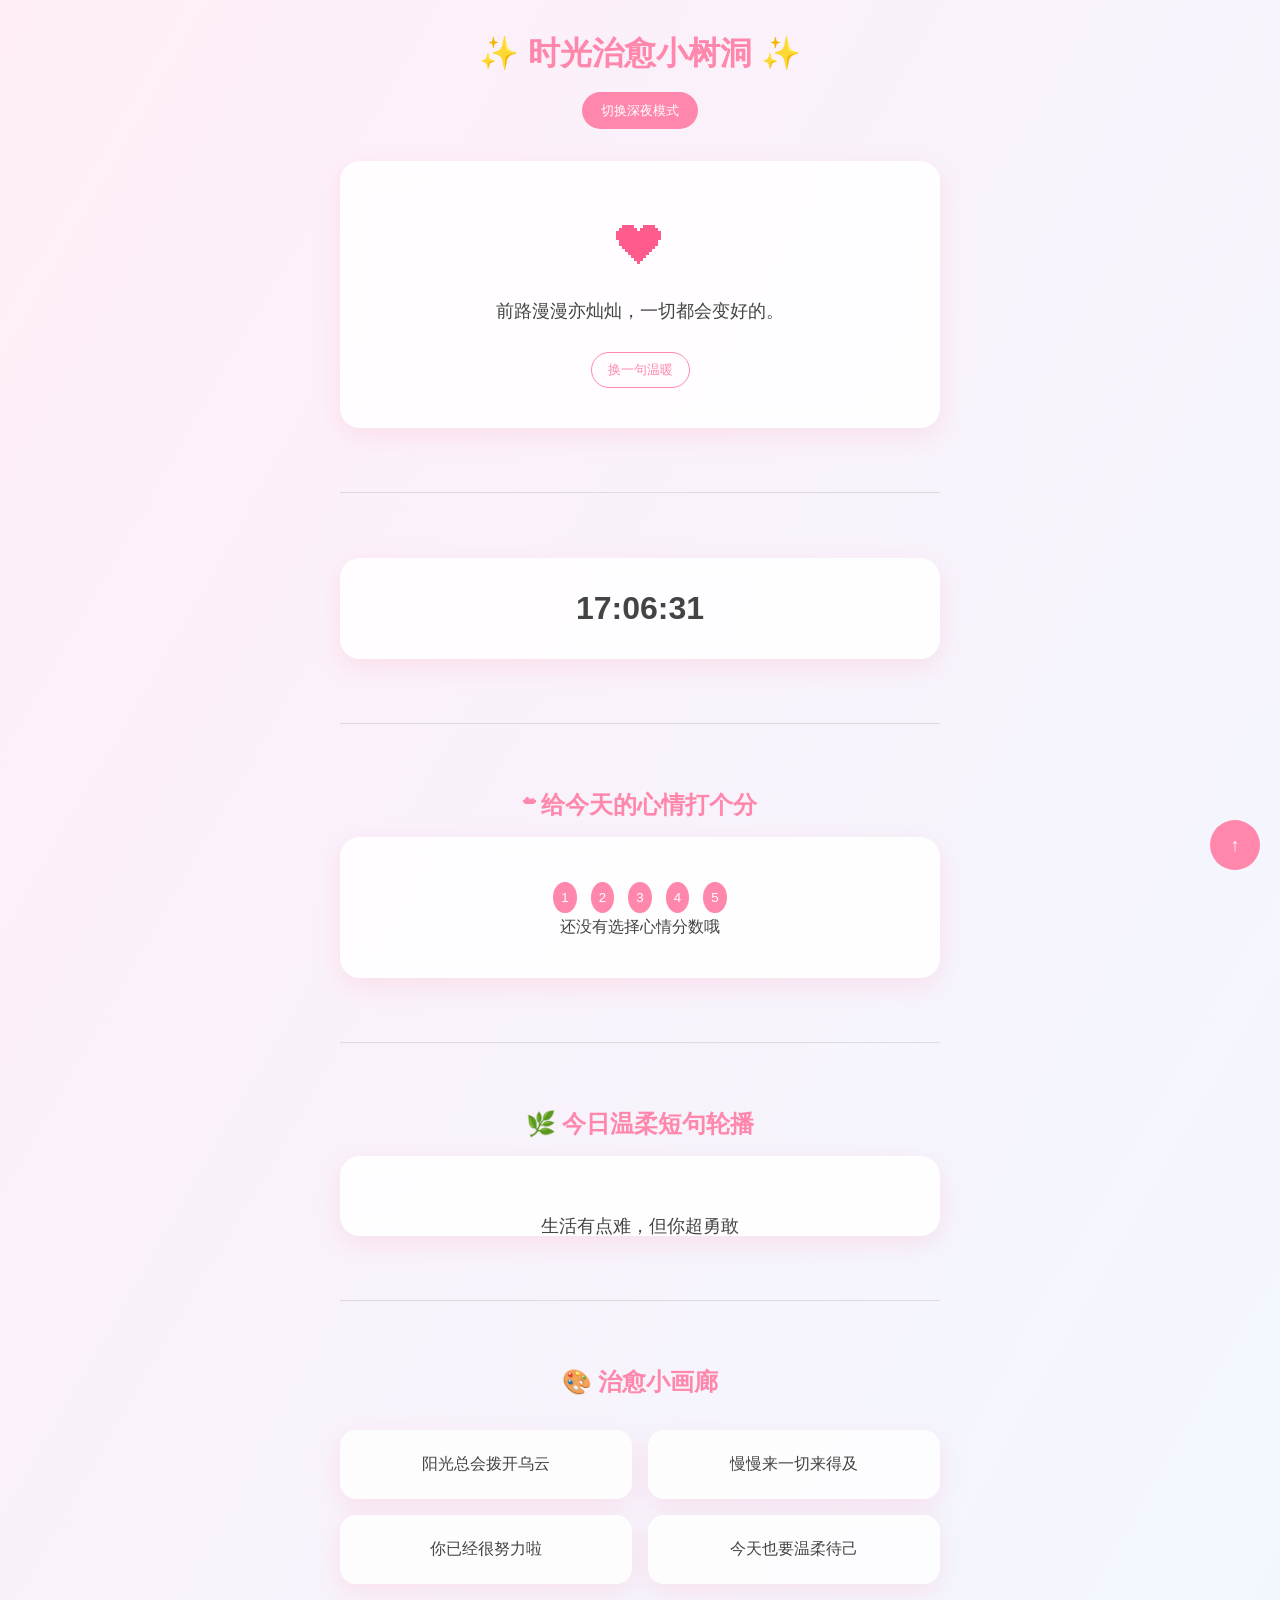
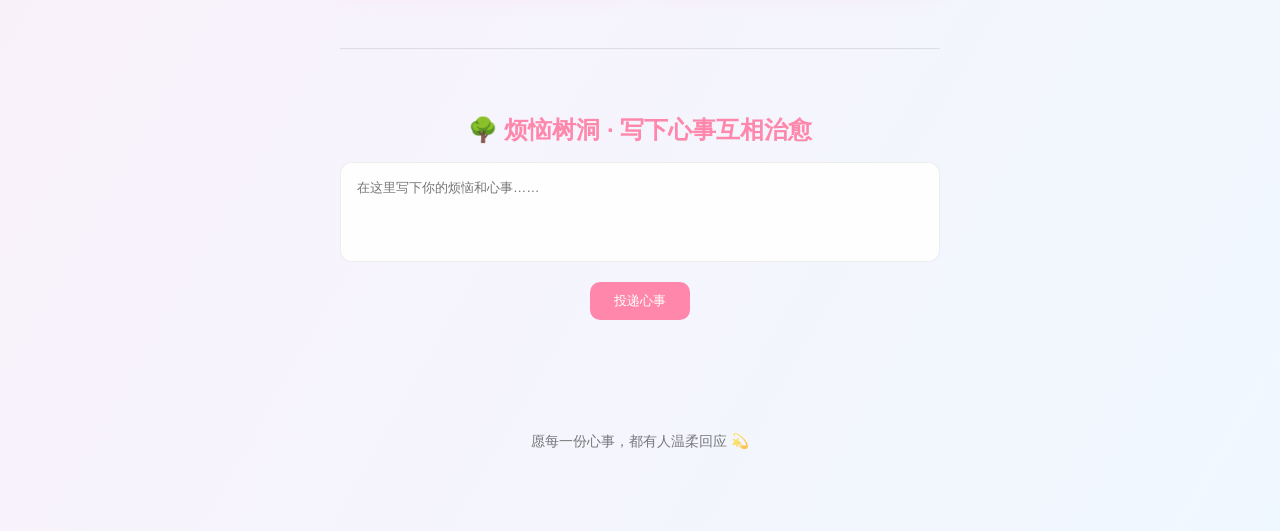
<file: Phases3/index.html>
<!DOCTYPE html>
<html lang="zh-CN">
<head>
    <meta charset="UTF-8">
    <meta name="viewport" content="width=device-width, initial-scale=1.0">
    <title>时光治愈小树洞</title>
    <style>
        * {
            margin: 0;
            padding: 0;
            box-sizing: border-box;
            font-family: "Microsoft Yahei", sans-serif;
        }

        :root {
            --bg: linear-gradient(120deg, #ffeef8, #f0f8ff);
            --card: rgba(255,255,255,0.85);
            --text: #444;
            --main: #ff87ab;
            --heart: #ff5c8d;
            --shadow: 0 8px 24px rgba(255,150,180,0.2);
            --reply-bg: #fef2f7;
        }

        body.night {
            --bg: linear-gradient(120deg, #1a1a2e, #16213e);
            --card: rgba(30,35,60,0.8);
            --text: #eaeaea;
            --main: #84a9ff;
            --heart: #ff87ab;
            --shadow: 0 8px 24px rgba(0,0,0,0.3);
            --reply-bg: #2a2a4a;
        }

        body {
            min-height: 200vh;
            background: var(--bg);
            color: var(--text);
            transition: all 0.5s ease;
            padding: 2rem 1rem;
        }

        .container {
            max-width: 600px;
            margin: 0 auto;
            text-align: center;
        }

        h1 {
            font-size: 2rem;
            color: var(--main);
            margin-bottom: 1rem;
        }
        h2{
            font-size:1.5rem;
            color:var(--main);
            margin:2rem 0 1rem;
        }

        .switch-btn {
            padding: 0.6rem 1.2rem;
            border-radius: 30px;
            border: none;
            background: var(--main);
            color: #fff;
            cursor: pointer;
            margin-bottom: 2rem;
            transition: transform 0.2s;
        }

        .switch-btn:hover {
            transform: translateY(-3px);
        }

        .card {
            background: var(--card);
            backdrop-filter: blur(10px);
            border-radius: 20px;
            padding: 2.5rem 2rem;
            box-shadow: var(--shadow);
            margin-bottom: 2rem;
        }

        .heart {
            font-size: 3rem;
            color: var(--heart);
            animation: beat 1s infinite alternate;
            margin: 1rem 0;
        }

        @keyframes beat {
            from { transform: scale(1); }
            to { transform: scale(1.15); }
        }

        .quote {
            font-size: 1.1rem;
            line-height: 1.8;
            margin: 1.5rem 0;
        }

        .refresh-quote {
            border: 1px solid var(--main);
            background: transparent;
            color: var(--main);
            padding: 0.5rem 1rem;
            border-radius: 20px;
            cursor: pointer;
            transition: 0.3s;
        }

        .refresh-quote:hover {
            background: var(--main);
            color: #fff;
        }

        .divider {
            margin: 4rem 0;
            opacity: 0.25;
        }

        /* 时钟模块 */
        .clock-card{
            font-size:2rem;
            font-weight:bold;
            padding:2rem;
        }

        /* 心情打分 */
        .score-group{
            margin:1rem 0;
        }
        .score-btn{
            padding:0.5rem;
            margin:0.3rem;
            border-radius:50%;
            border:none;
            background:var(--main);
            color:#fff;
            cursor:pointer;
        }

        /* 轮播短句 */
        .slide-text{
            height:60px;
            line-height:60px;
            font-size:1.1rem;
        }

        /* 画廊小卡片 */
        .gallery{
            display:grid;
            grid-template-columns:1fr 1fr;
            gap:1rem;
            margin:2rem 0;
        }
        .gallery-item{
            padding:1.5rem;
            border-radius:16px;
            background:var(--card);
            box-shadow:var(--shadow);
        }

        /* 树洞留言 */
        textarea {
            width: 100%;
            padding: 1rem;
            border-radius: 12px;
            border: 1px solid rgba(200,200,200,0.3);
            background: var(--card);
            backdrop-filter: blur(8px);
            color: var(--text);
            resize: none;
            min-height: 100px;
            margin-bottom: 1rem;
        }

        .submit-btn {
            padding: 0.6rem 1.5rem;
            border-radius: 10px;
            border: none;
            background: var(--main);
            color: #fff;
            cursor: pointer;
            margin-bottom: 2rem;
        }

        .msg-item {
            background: var(--card);
            border-radius: 14px;
            padding: 1.2rem;
            margin-bottom: 1rem;
            text-align: left;
            box-shadow: var(--shadow);
        }

        .msg-content {
            margin-bottom: 0.8rem;
        }

        .reply-area {
            border-top: 1px solid rgba(150,150,150,0.2);
            padding-top: 0.8rem;
        }

        .reply-input {
            width: 100%;
             padding: 0.6rem;
             border-radius: 8px;
             border: 1px solid #ccc;
             margin-bottom: 0.5rem;
             background: var(--card);
             color: var(--text);
         }
         .reply-btn {
             padding: 0.3rem 0.8rem;
             border: none;
             border-radius: 6px;
             background: var(--main);
             color: #fff;
             cursor: pointer;
         }
         .reply-list {
             margin-top: 0.8rem;
         }
         .reply-one {
             background: var(--reply-bg);
             padding: 0.5rem;
             border-radius: 6px;
             margin-bottom: 0.4rem;
             font-size: 0.9rem;
         }
         /* 回到顶部悬浮按钮 */
         .back-top{
             position:fixed;
             bottom:30px;
             right:20px;
             width:50px;
             height:50px;
             border-radius:50%;
             background:var(--main);
             color:#fff;
             border:none;
             font-size:18px;
             cursor:pointer;
         }
         .footer-tip {
             margin-top: 5rem;
             padding-bottom:3rem;
             font-size: 0.9rem;
             opacity: 0.7;
         }
     </style>
 </head>
 <body>
     <div class="container">
         <!-- 头部治愈区 -->
         <h1>✨ 时光治愈小树洞 ✨</h1>
         <button class="switch-btn" id="modeBtn">切换深夜模式</button>
         <div class="card">
             <div class="heart">❤</div>
             <div class="quote" id="quoteBox">加载暖心语录中...</div>
             <button class="refresh-quote" id="newQuoteBtn">换一句温暖</button>
         </div>
         <hr class="divider">
         <!-- 新增：实时时钟 -->
         <div class="card clock-card" id="clockBox">00:00:00</div>
         <hr class="divider">
         <!-- 新增：今日心情打分 -->
         <h2>☁ 给今天的心情打个分</h2>
         <div class="card score-group">
             <button class="score-btn">1</button>
             <button class="score-btn">2</button>
             <button class="score-btn">3</button>
             <button class="score-btn">4</button>
             <button class="score-btn">5</button>
             <p id="scoreTip">还没有选择心情分数哦</p >
         </div>
         <hr class="divider">
         <!-- 新增：轮播温柔短句 -->
         <h2>🌿 今日温柔短句轮播</h2>
         <div class="card slide-text" id="slideText"></div>
         <hr class="divider">
         <!-- 新增：治愈画廊卡片 -->
         <h2>🎨 治愈小画廊</h2>
         <div class="gallery">
             <div class="gallery-item">阳光总会拨开乌云</div>
             <div class="gallery-item">慢慢来一切来得及</div>
             <div class="gallery-item">你已经很努力啦</div>
             <div class="gallery-item">今天也要温柔待己</div>
         </div>
         <hr class="divider">
         <!-- 超长树洞留言区 -->
         <div class="tree-hole">
             <h2>🌳 烦恼树洞 · 写下心事互相治愈</h2>
             <textarea id="troubleText" placeholder="在这里写下你的烦恼和心事……"></textarea>
             <button class="submit-btn" id="sendBtn">投递心事</button>
             <div id="msgBoard"></div>
         </div>
         <div class="footer-tip">
             愿每一份心事，都有人温柔回应 💫 
         </div>
     </div>
     <!-- 回到顶部悬浮按钮 -->
     <button class="back-top" id="backTopBtn">↑</button>
     <script>
         // 暖心语录
         const quoteList = [
             "慢慢来，谁都有闪闪发光的时候。",
             "今天辛苦啦，记得好好休息一下。",
             "前路漫漫亦灿灿，一切都会变好的。",
             "你正在努力的样子，真的超级耀眼。",
             "不必焦虑，花期各自不同。"
         ];
         // 轮播短句
         const slideList = [
             "生活有点难，但你超勇敢",
             "休息不是偷懒是蓄力",
             "乌云会散星光会亮",
             "允许自己偶尔不完美",
             "此刻平安就是幸福"
         ];
         let msgList = JSON.parse(localStorage.getItem("treeMsg")) || [];
         let slideIndex = 0;
         const modeBtn = document.getElementById('modeBtn');
         const quoteBox = document.getElementById('quoteBox');
         const newQuoteBtn = document.getElementById('newQuoteBtn');
         const troubleText = document.getElementById('troubleText');
         const sendBtn = document.getElementById('sendBtn');
         const msgBoard = document.getElementById('msgBoard');
         const clockBox = document.getElementById('clockBox');
         const slideText = document.getElementById('slideText');
         const backTopBtn = document.getElementById('backTopBtn');
         const scoreTip = document.getElementById('scoreTip');
         const scoreBtns = document.querySelectorAll('.score-btn');
         // 主题记忆
         if(localStorage.getItem('pageMode') === 'night'){
             document.body.classList.add('night');
             modeBtn.innerText = "切换白昼模式";
         }
         // 随机语录
         function showRandomQuote(){
             let rnd = Math.floor(Math.random() * quoteList.length);
             quoteBox.innerText = quoteList[rnd];
         }
         // 实时时钟
         function updateClock(){
             let now = new Date();
             let h = String(now.getHours()).padStart(2,'0');
             let m = String(now.getMinutes()).padStart(2,'0');
             let s = String(now.getSeconds()).padStart(2,'0');
             clockBox.innerText = `${h}:${m}:${s}`;
         }
         setInterval(updateClock,1000);
         // 短句轮播
         function slideLoop(){
             slideText.innerText = slideList[slideIndex];
             slideIndex = (slideIndex+1) % slideList.length;
         }
         setInterval(slideLoop,2500);
         // 心情打分
         scoreBtns.forEach(btn=>{
             btn.addEventListener('click',()=>{
                 scoreTip.innerText = `你给今天打了 ${btn.innerText} 分，要好好照顾自己✨`;
             });
         });
         // 回到顶部
         backTopBtn.addEventListener('click',()=>{
             window.scrollTo({top:0,behavior:'smooth'});
         });
         // 主题切换
         modeBtn.addEventListener('click',()=>{
             document.body.classList.toggle('night');
             if(document.body.classList.contains('night')){
                 localStorage.setItem('pageMode','night');
                 modeBtn.innerText = "切换白昼模式";
             }else{
                 localStorage.setItem('pageMode','day');
                 modeBtn.innerText = "切换深夜模式";
             }
         });
         newQuoteBtn.addEventListener('click', showRandomQuote);
         // 渲染留言+回复
         function renderMsg(){
             msgBoard.innerHTML = "";
             msgList.forEach((msg, idx)=>{
                 let div = document.createElement("div");
                 div.className = "msg-item";
                 div.innerHTML = `
                     <div class="msg-content">📝 心事：${msg.content}</div>
                     <div class="reply-area">
                         <input class="reply-input" placeholder="写下温柔回复……" data-idx="${idx}">
                         <button class="reply-btn" data-reply="${idx}">发送回复</button>
                         <div class="reply-list" id="replyWrap${idx}">
                             ${msg.replyArr.map(r=>`<div class="reply-one">💬 ${r}</div>`).join("")}
                         </div>
                     </div>
                 `;
                 msgBoard.appendChild(div);
             });
             localStorage.setItem("treeMsg",JSON.stringify(msgList));
         }
         // 投递烦恼
         sendBtn.addEventListener("click",()=>{
             let val = troubleText.value.trim();
             if(!val) return alert("心事不能为空哦~");
             msgList.push({ content:val, replyArr:[] });
             troubleText.value = "";
             renderMsg();
         });
         // 回复事件委托
         msgBoard.addEventListener("click",e=>{
             if(e.target.classList.contains("reply-btn")){
                 let idx = e.target.dataset.reply;
                 let input = document.querySelector(`.reply-input[data-idx="${idx}"]`);
                 let repVal = input.value.trim();
                 if(!repVal) return alert("回复内容不能为空");
                 msgList[idx].replyArr.push(repVal);
                 renderMsg();
             }
         });
         // 初始化全部
         showRandomQuote();
         updateClock();
         slideLoop();
         renderMsg();
     </script>
 </body>
 </html>
</file>
